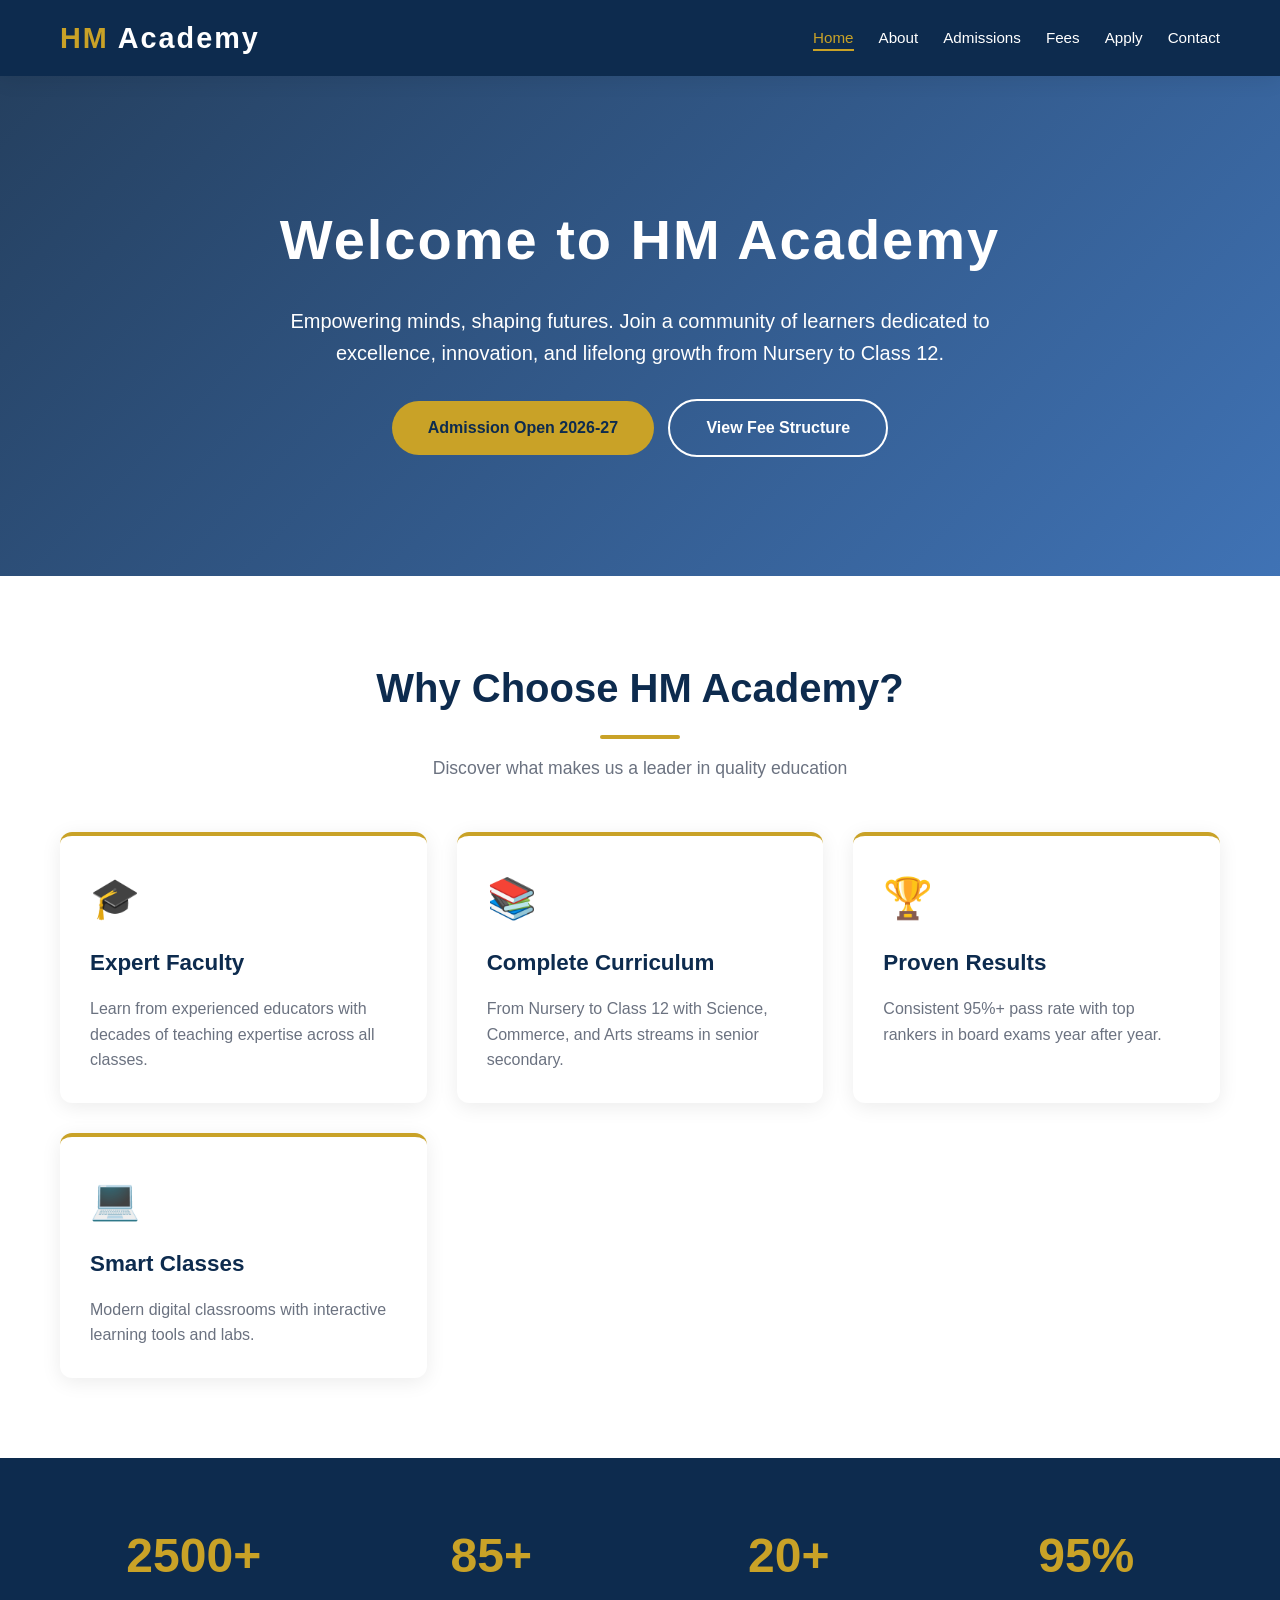
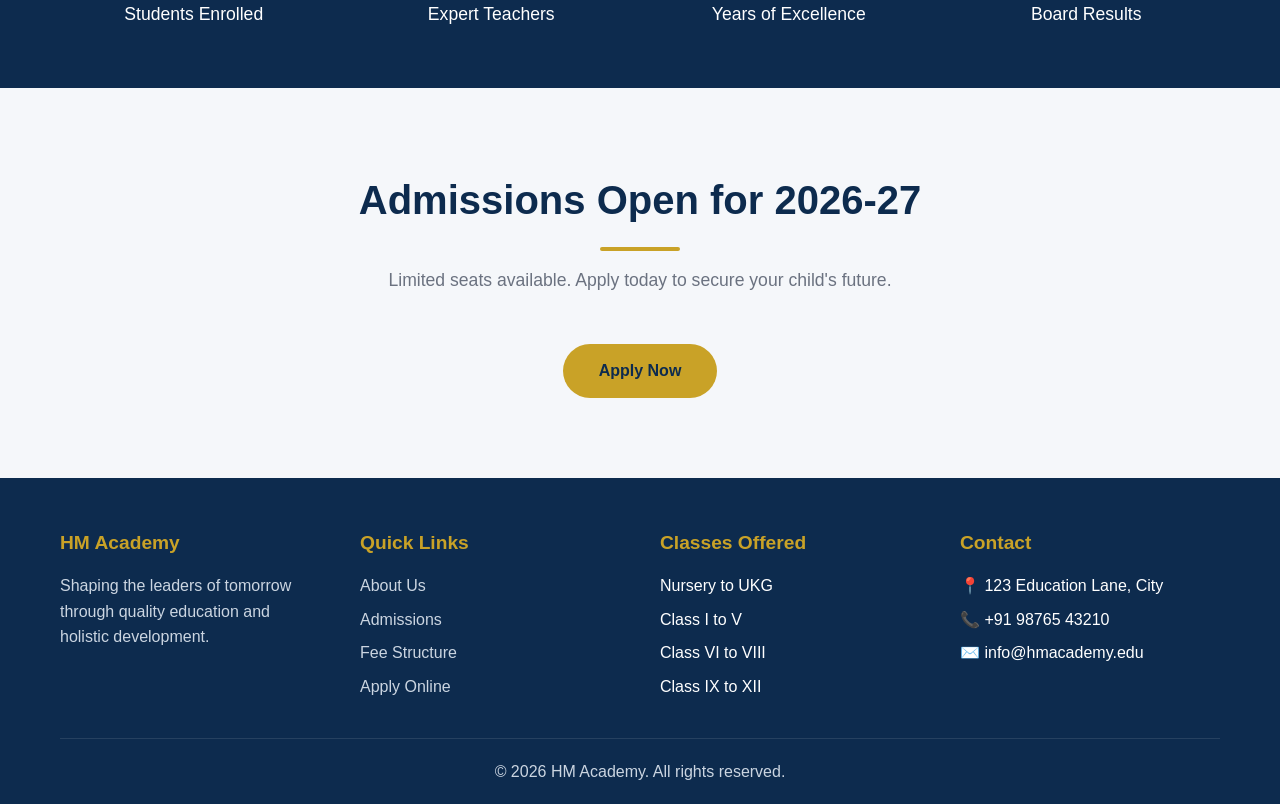
<file: zunaira html/index.html>
<!DOCTYPE html>
<html lang="en">
<head>
  <meta charset="UTF-8">
  <meta name="viewport" content="width=device-width, initial-scale=1.0">
  <title>HM Academy - Excellence in Education</title>
  <link rel="stylesheet" href="style.css">
</head>
<body>

  <nav class="navbar">
    <div class="nav-container">
      <a href="index.html" class="logo">HM<span> Academy</span></a>
      <button class="menu-toggle" onclick="document.querySelector('.nav-links').classList.toggle('active')">☰</button>
      <ul class="nav-links">
        <li><a href="index.html" class="active">Home</a></li>
        <li><a href="about.html">About</a></li>
        <li><a href="admissions.html">Admissions</a></li>
        <li><a href="fees.html">Fees</a></li>
        <li><a href="apply.html">Apply</a></li>
        <li><a href="contact.html">Contact</a></li>
      </ul>
    </div>
  </nav>

  <section class="hero">
    <div class="hero-content">
      <h1>Welcome to HM Academy</h1>
      <p>Empowering minds, shaping futures. Join a community of learners dedicated to excellence, innovation, and lifelong growth from Nursery to Class 12.</p>
      <a href="admissions.html" class="btn">Admission Open 2026-27</a>
      <a href="fees.html" class="btn btn-outline">View Fee Structure</a>
    </div>
  </section>

  <section class="section">
    <div class="container">
      <h2 class="section-title">Why Choose HM Academy?</h2>
      <p class="section-subtitle">Discover what makes us a leader in quality education</p>
      <div class="grid">
        <div class="card">
          <div class="card-icon">🎓</div>
          <h3>Expert Faculty</h3>
          <p>Learn from experienced educators with decades of teaching expertise across all classes.</p>
        </div>
        <div class="card">
          <div class="card-icon">📚</div>
          <h3>Complete Curriculum</h3>
          <p>From Nursery to Class 12 with Science, Commerce, and Arts streams in senior secondary.</p>
        </div>
        <div class="card">
          <div class="card-icon">🏆</div>
          <h3>Proven Results</h3>
          <p>Consistent 95%+ pass rate with top rankers in board exams year after year.</p>
        </div>
        <div class="card">
          <div class="card-icon">💻</div>
          <h3>Smart Classes</h3>
          <p>Modern digital classrooms with interactive learning tools and labs.</p>
        </div>
      </div>
    </div>
  </section>

  <section class="stats">
    <div class="container">
      <div class="stats-grid">
        <div>
          <div class="stat-number">2500+</div>
          <div class="stat-label">Students Enrolled</div>
        </div>
        <div>
          <div class="stat-number">85+</div>
          <div class="stat-label">Expert Teachers</div>
        </div>
        <div>
          <div class="stat-number">20+</div>
          <div class="stat-label">Years of Excellence</div>
        </div>
        <div>
          <div class="stat-number">95%</div>
          <div class="stat-label">Board Results</div>
        </div>
      </div>
    </div>
  </section>

  <section class="section" style="background: var(--light); text-align: center;">
    <div class="container">
      <h2 class="section-title">Admissions Open for 2026-27</h2>
      <p class="section-subtitle">Limited seats available. Apply today to secure your child's future.</p>
      <a href="apply.html" class="btn">Apply Now</a>
    </div>
  </section>

  <footer class="footer">
    <div class="container">
      <div class="footer-grid">
        <div>
          <h4>HM Academy</h4>
          <p style="color:#cbd5e1;">Shaping the leaders of tomorrow through quality education and holistic development.</p>
        </div>
        <div>
          <h4>Quick Links</h4>
          <ul>
            <li><a href="about.html">About Us</a></li>
            <li><a href="admissions.html">Admissions</a></li>
            <li><a href="fees.html">Fee Structure</a></li>
            <li><a href="apply.html">Apply Online</a></li>
          </ul>
        </div>
        <div>
          <h4>Classes Offered</h4>
          <ul>
            <li>Nursery to UKG</li>
            <li>Class I to V</li>
            <li>Class VI to VIII</li>
            <li>Class IX to XII</li>
          </ul>
        </div>
        <div>
          <h4>Contact</h4>
          <ul>
            <li>📍 123 Education Lane, City</li>
            <li>📞 +91 98765 43210</li>
            <li>✉️ info@hmacademy.edu</li>
          </ul>
        </div>
      </div>
      <div class="footer-bottom">
        <p>&copy; 2026 HM Academy. All rights reserved.</p>
      </div>
    </div>
  </footer>

</body>
</html>
</file>
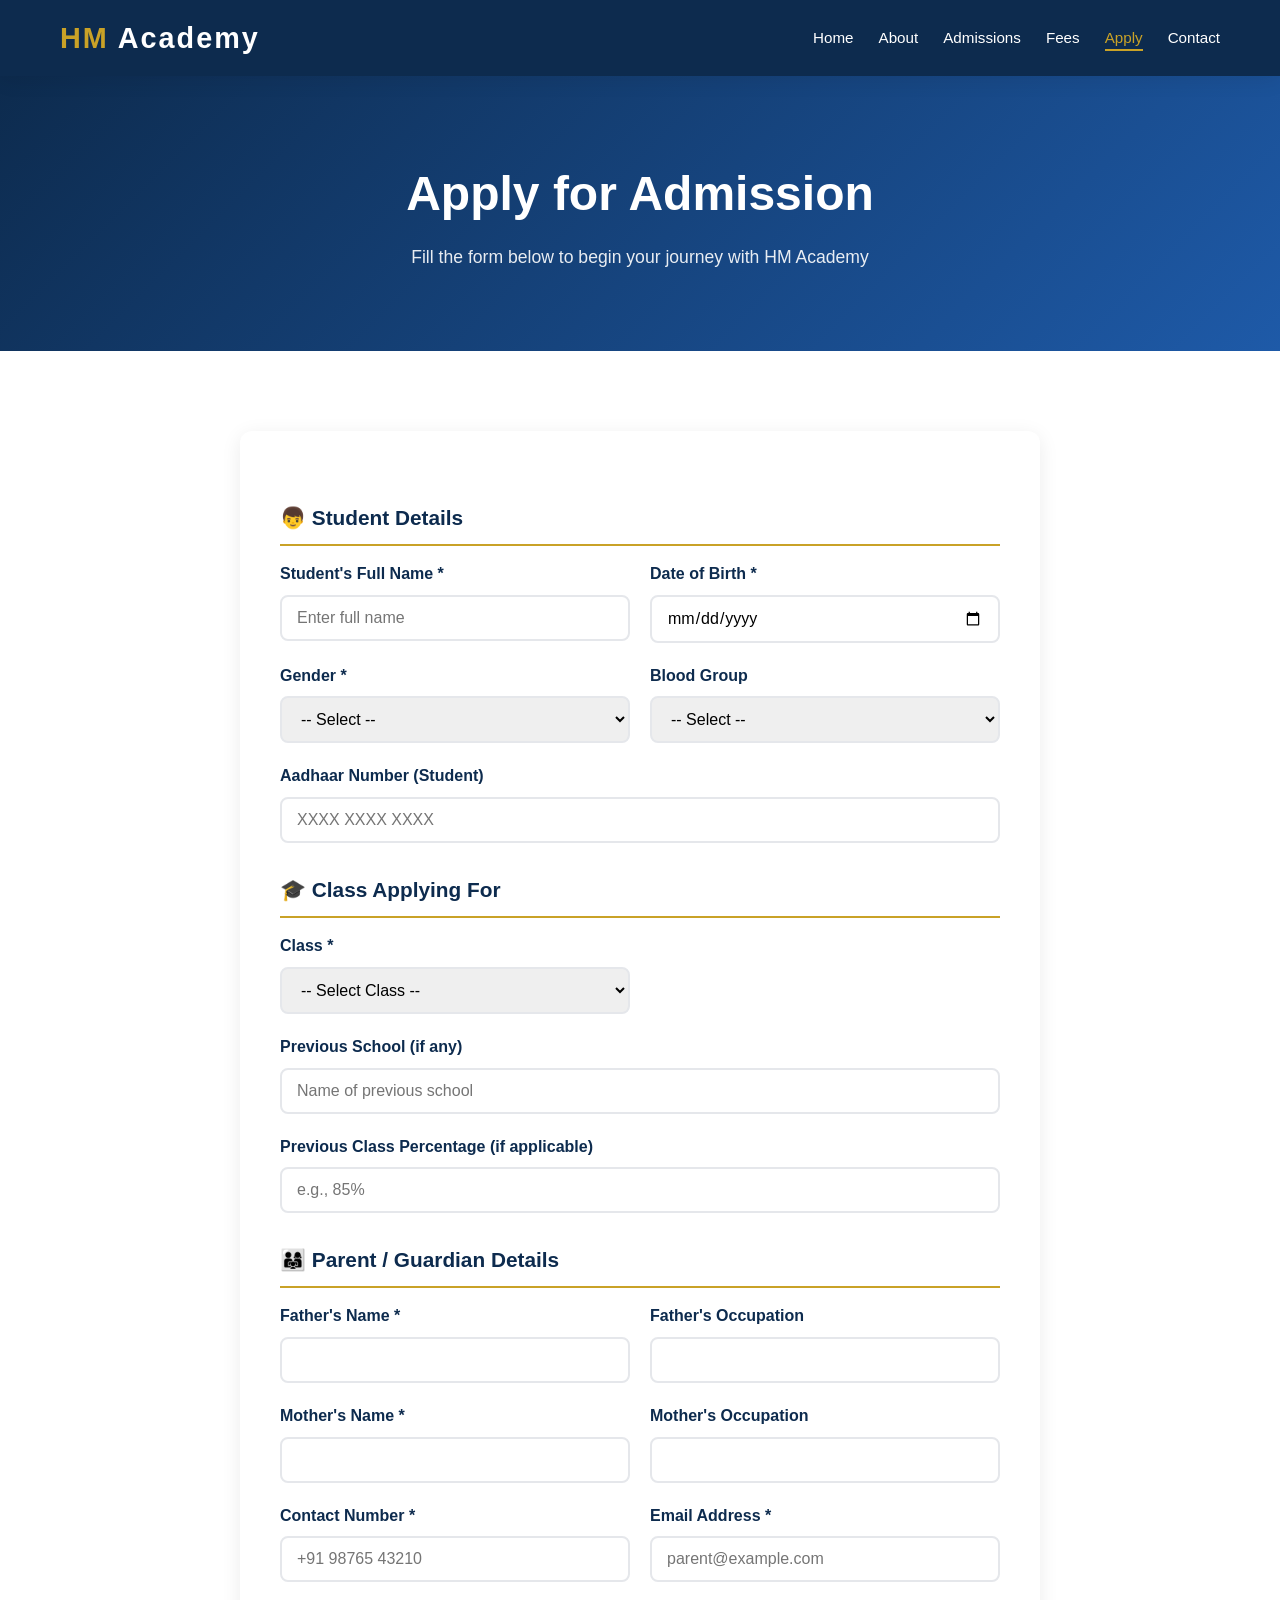
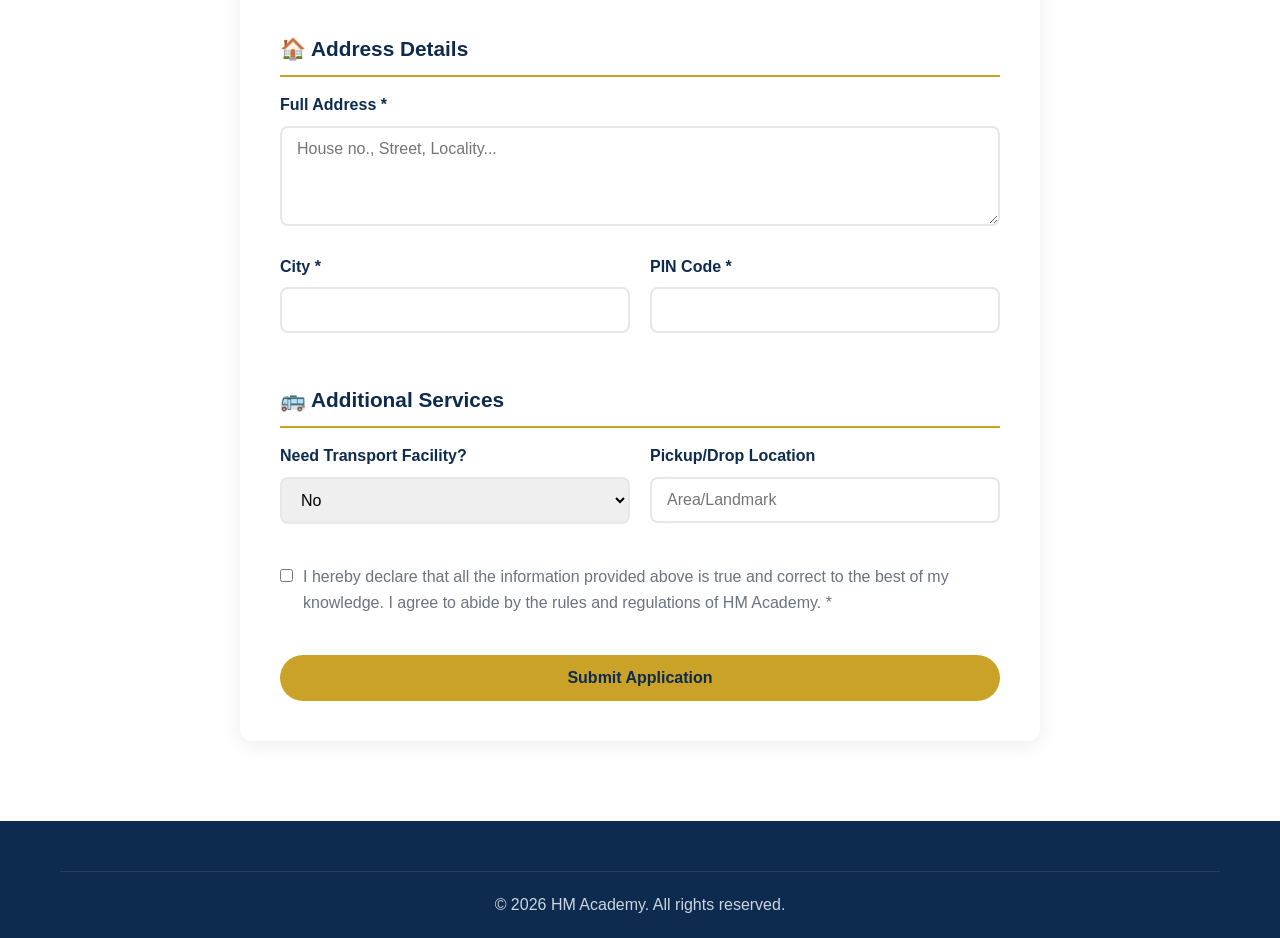
<file: zunaira html/apply.html>
<!DOCTYPE html>
<html lang="en">
<head>
  <meta charset="UTF-8">
  <meta name="viewport" content="width=device-width, initial-scale=1.0">
  <title>Apply for Admission - HM Academy</title>
  <link rel="stylesheet" href="style.css">
</head>
<body>

  <nav class="navbar">
    <div class="nav-container">
      <a href="index.html" class="logo">HM<span> Academy</span></a>
      <button class="menu-toggle" onclick="document.querySelector('.nav-links').classList.toggle('active')">☰</button>
      <ul class="nav-links">
        <li><a href="index.html">Home</a></li>
        <li><a href="about.html">About</a></li>
        <li><a href="admissions.html">Admissions</a></li>
        <li><a href="fees.html">Fees</a></li>
        <li><a href="apply.html" class="active">Apply</a></li>
        <li><a href="contact.html">Contact</a></li>
      </ul>
    </div>
  </nav>

  <section class="page-header">
    <h1>Apply for Admission</h1>
    <p>Fill the form below to begin your journey with HM Academy</p>
  </section>

  <section class="section">
    <div class="container">
      <div class="form-container">
        <form id="admissionForm" onsubmit="submitForm(event)">

          <!-- STUDENT DETAILS -->
          <h3 class="form-section-title">👦 Student Details</h3>
          <div class="form-row">
            <div class="form-group">
              <label>Student's Full Name *</label>
              <input type="text" name="studentName" required placeholder="Enter full name">
            </div>
            <div class="form-group">
              <label>Date of Birth *</label>
              <input type="date" name="dob" required>
            </div>
          </div>
          <div class="form-row">
            <div class="form-group">
              <label>Gender *</label>
              <select name="gender" required>
                <option value="">-- Select --</option>
                <option>Male</option>
                <option>Female</option>
                <option>Other</option>
              </select>
            </div>
            <div class="form-group">
              <label>Blood Group</label>
              <select name="bloodGroup">
                <option value="">-- Select --</option>
                <option>A+</option><option>A-</option>
                <option>B+</option><option>B-</option>
                <option>O+</option><option>O-</option>
                <option>AB+</option><option>AB-</option>
              </select>
            </div>
          </div>
          <div class="form-group">
            <label>Aadhaar Number (Student)</label>
            <input type="text" name="studentAadhaar" placeholder="XXXX XXXX XXXX" maxlength="14">
          </div>

          <!-- CLASS SELECTION -->
          <h3 class="form-section-title">🎓 Class Applying For</h3>
          <div class="form-row">
            <div class="form-group">
              <label>Class *</label>
              <select name="class" required onchange="toggleStream(this.value)">
                <option value="">-- Select Class --</option>
                <option>Nursery</option>
                <option>LKG</option>
                <option>UKG</option>
                <option>Class I</option>
                <option>Class II</option>
                <option>Class III</option>
                <option>Class IV</option>
                <option>Class V</option>
                <option>Class VI</option>
                <option>Class VII</option>
                <option>Class VIII</option>
                <option>Class IX</option>
                <option>Class X</option>
                <option>Class XI</option>
                <option>Class XII</option>
              </select>
            </div>
            <div class="form-group" id="streamGroup" style="display:none;">
              <label>Stream *</label>
              <select name="stream" id="streamSelect">
                <option value="">-- Select Stream --</option>
                <option>Science (PCM)</option>
                <option>Science (PCB)</option>
                <option>Commerce</option>
                <option>Arts</option>
              </select>
            </div>
          </div>
          <div class="form-group">
            <label>Previous School (if any)</label>
            <input type="text" name="prevSchool" placeholder="Name of previous school">
          </div>
          <div class="form-group">
            <label>Previous Class Percentage (if applicable)</label>
            <input type="text" name="prevPercentage" placeholder="e.g., 85%">
          </div>

          <!-- PARENT DETAILS -->
          <h3 class="form-section-title">👨‍👩‍👧 Parent / Guardian Details</h3>
          <div class="form-row">
            <div class="form-group">
              <label>Father's Name *</label>
              <input type="text" name="fatherName" required>
            </div>
            <div class="form-group">
              <label>Father's Occupation</label>
              <input type="text" name="fatherOccupation">
            </div>
          </div>
          <div class="form-row">
            <div class="form-group">
              <label>Mother's Name *</label>
              <input type="text" name="motherName" required>
            </div>
            <div class="form-group">
              <label>Mother's Occupation</label>
              <input type="text" name="motherOccupation">
            </div>
          </div>
          <div class="form-row">
            <div class="form-group">
              <label>Contact Number *</label>
              <input type="tel" name="phone" required placeholder="+91 98765 43210">
            </div>
            <div class="form-group">
              <label>Email Address *</label>
              <input type="email" name="email" required placeholder="parent@example.com">
            </div>
          </div>

          <!-- ADDRESS -->
          <h3 class="form-section-title">🏠 Address Details</h3>
          <div class="form-group">
            <label>Full Address *</label>
            <textarea name="address" required placeholder="House no., Street, Locality..."></textarea>
          </div>
          <div class="form-row">
            <div class="form-group">
              <label>City *</label>
              <input type="text" name="city" required>
            </div>
            <div class="form-group">
              <label>PIN Code *</label>
              <input type="text" name="pincode" required maxlength="6">
            </div>
          </div>

          <!-- TRANSPORT -->
          <h3 class="form-section-title">🚌 Additional Services</h3>
          <div class="form-row">
            <div class="form-group">
              <label>Need Transport Facility?</label>
              <select name="transport">
                <option>No</option>
                <option>Yes</option>
              </select>
            </div>
            <div class="form-group">
              <label>Pickup/Drop Location</label>
              <input type="text" name="pickupLocation" placeholder="Area/Landmark">
            </div>
          </div>

          <!-- DECLARATION -->
          <div class="checkbox-group">
            <input type="checkbox" id="declaration" required>
            <label for="declaration" style="font-weight: normal; color: var(--gray);">
              I hereby declare that all the information provided above is true and correct to the best of my knowledge. I agree to abide by the rules and regulations of HM Academy. *
            </label>
          </div>

          <button type="submit" class="btn" style="width: 100%; margin-top: 20px;">
            Submit Application
          </button>
        </form>
      </div>
    </div>
  </section>

  <footer class="footer">
    <div class="container">
      <div class="footer-bottom">
        <p>&copy; 2026 HM Academy. All rights reserved.</p>
      </div>
    </div>
  </footer>

  <script>
    function toggleStream(classValue) {
      const streamGroup = document.getElementById('streamGroup');
      const streamSelect = document.getElementById('streamSelect');
      if (classValue === 'Class XI' || classValue === 'Class XII') {
        streamGroup.style.display = 'block';
        streamSelect.required = true;
      } else {
        streamGroup.style.display = 'none';
        streamSelect.required = false;
      }
    }

    function submitForm(event) {
      event.preventDefault();
      const form = event.target;
      const formData = new FormData(form);
      const data = Object.fromEntries(formData);

      // Generate Application ID
      const appId = 'HM' + Date.now().toString().slice(-8);

      alert(
        `✅ Application Submitted Successfully!\n\n` +
        `Application ID: ${appId}\n` +
        `Student: ${data.studentName}\n` +
        `Class: ${data.class}${data.stream ? ' - ' + data.stream : ''}\n\n` +
        `We will contact you at ${data.phone} or ${data.email} within 3 working days.\n\n` +
        `Thank you for choosing HM Academy!`
      );

      form.reset();
      document.getElementById('streamGroup').style.display = 'none';
    }
  </script>

</body>
</html>
</file>
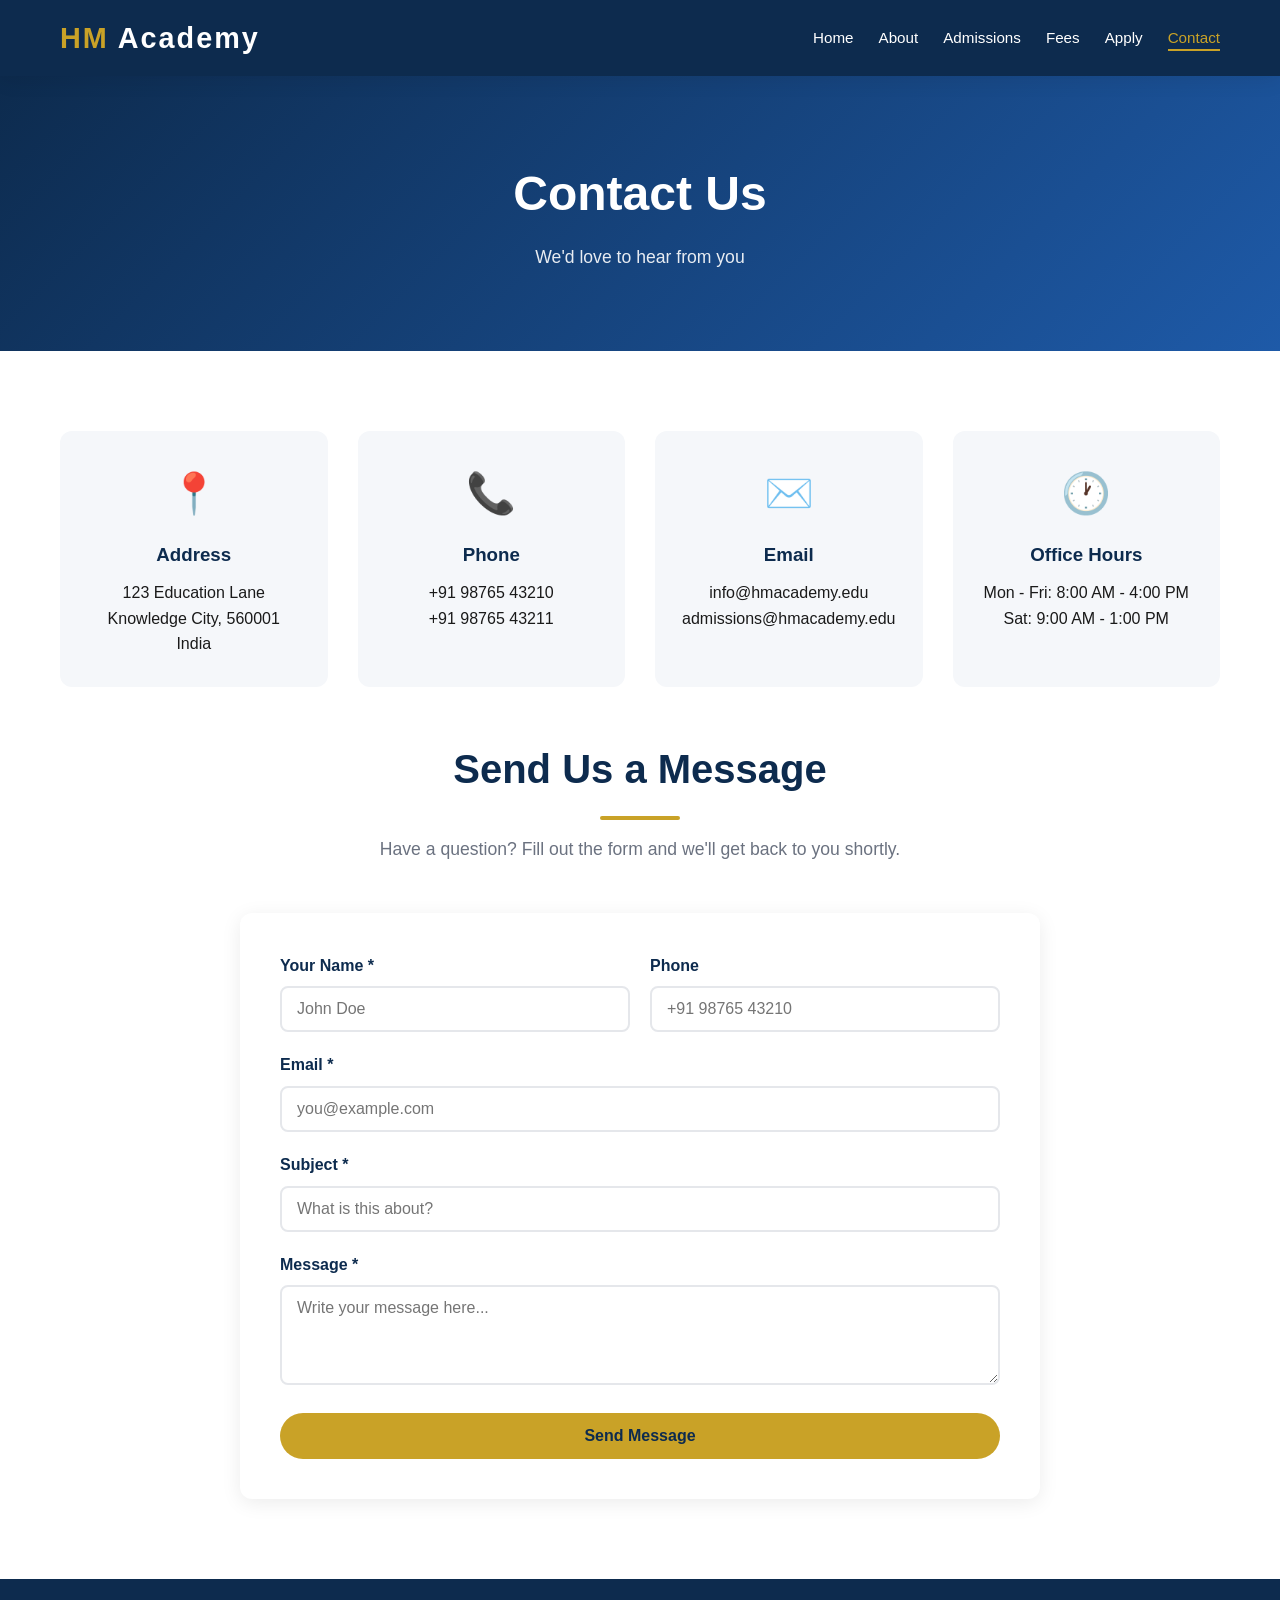
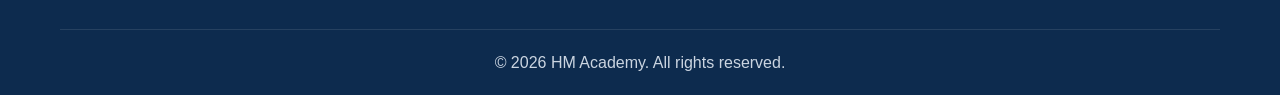
<file: zunaira html/contact.html>
<!DOCTYPE html>
<html lang="en">
<head>
  <meta charset="UTF-8">
  <meta name="viewport" content="width=device-width, initial-scale=1.0">
  <title>Contact Us - HM Academy</title>
  <link rel="stylesheet" href="style.css">
</head>
<body>

  <nav class="navbar">
    <div class="nav-container">
      <a href="index.html" class="logo">HM<span> Academy</span></a>
      <button class="menu-toggle" onclick="document.querySelector('.nav-links').classList.toggle('active')">☰</button>
      <ul class="nav-links">
        <li><a href="index.html">Home</a></li>
        <li><a href="about.html">About</a></li>
        <li><a href="admissions.html">Admissions</a></li>
        <li><a href="fees.html">Fees</a></li>
        <li><a href="apply.html">Apply</a></li>
        <li><a href="contact.html" class="active">Contact</a></li>
      </ul>
    </div>
  </nav>

  <section class="page-header">
    <h1>Contact Us</h1>
    <p>We'd love to hear from you</p>
  </section>

  <section class="section">
    <div class="container">
      <div class="contact-grid">
        <div class="contact-item">
          <div class="icon">📍</div>
          <h3>Address</h3>
          <p>123 Education Lane<br>Knowledge City, 560001<br>India</p>
        </div>
        <div class="contact-item">
          <div class="icon">📞</div>
          <h3>Phone</h3>
          <p>+91 98765 43210<br>+91 98765 43211</p>
        </div>
        <div class="contact-item">
          <div class="icon">✉️</div>
          <h3>Email</h3>
          <p>info@hmacademy.edu<br>admissions@hmacademy.edu</p>
        </div>
        <div class="contact-item">
          <div class="icon">🕐</div>
          <h3>Office Hours</h3>
          <p>Mon - Fri: 8:00 AM - 4:00 PM<br>Sat: 9:00 AM - 1:00 PM</p>
        </div>
      </div>

      <h2 class="section-title">Send Us a Message</h2>
      <p class="section-subtitle">Have a question? Fill out the form and we'll get back to you shortly.</p>
      <div class="form-container">
        <form onsubmit="event.preventDefault(); alert('Thank you! Your message has been sent. We will respond within 24 hours.'); this.reset();">
          <div class="form-row">
            <div class="form-group">
              <label>Your Name *</label>
              <input type="text" required placeholder="John Doe">
            </div>
            <div class="form-group">
              <label>Phone</label>
              <input type="tel" placeholder="+91 98765 43210">
            </div>
          </div>
          <div class="form-group">
            <label>Email *</label>
            <input type="email" required placeholder="you@example.com">
          </div>
          <div class="form-group">
            <label>Subject *</label>
            <input type="text" required placeholder="What is this about?">
          </div>
          <div class="form-group">
            <label>Message *</label>
            <textarea required placeholder="Write your message here..."></textarea>
          </div>
          <button type="submit" class="btn" style="width:100%;">Send Message</button>
        </form>
      </div>
    </div>
  </section>

  <footer class="footer">
    <div class="container">
      <div class="footer-bottom">
        <p>&copy; 2026 HM Academy. All rights reserved.</p>
      </div>
    </div>
  </footer>

</body>
</html>
</file>
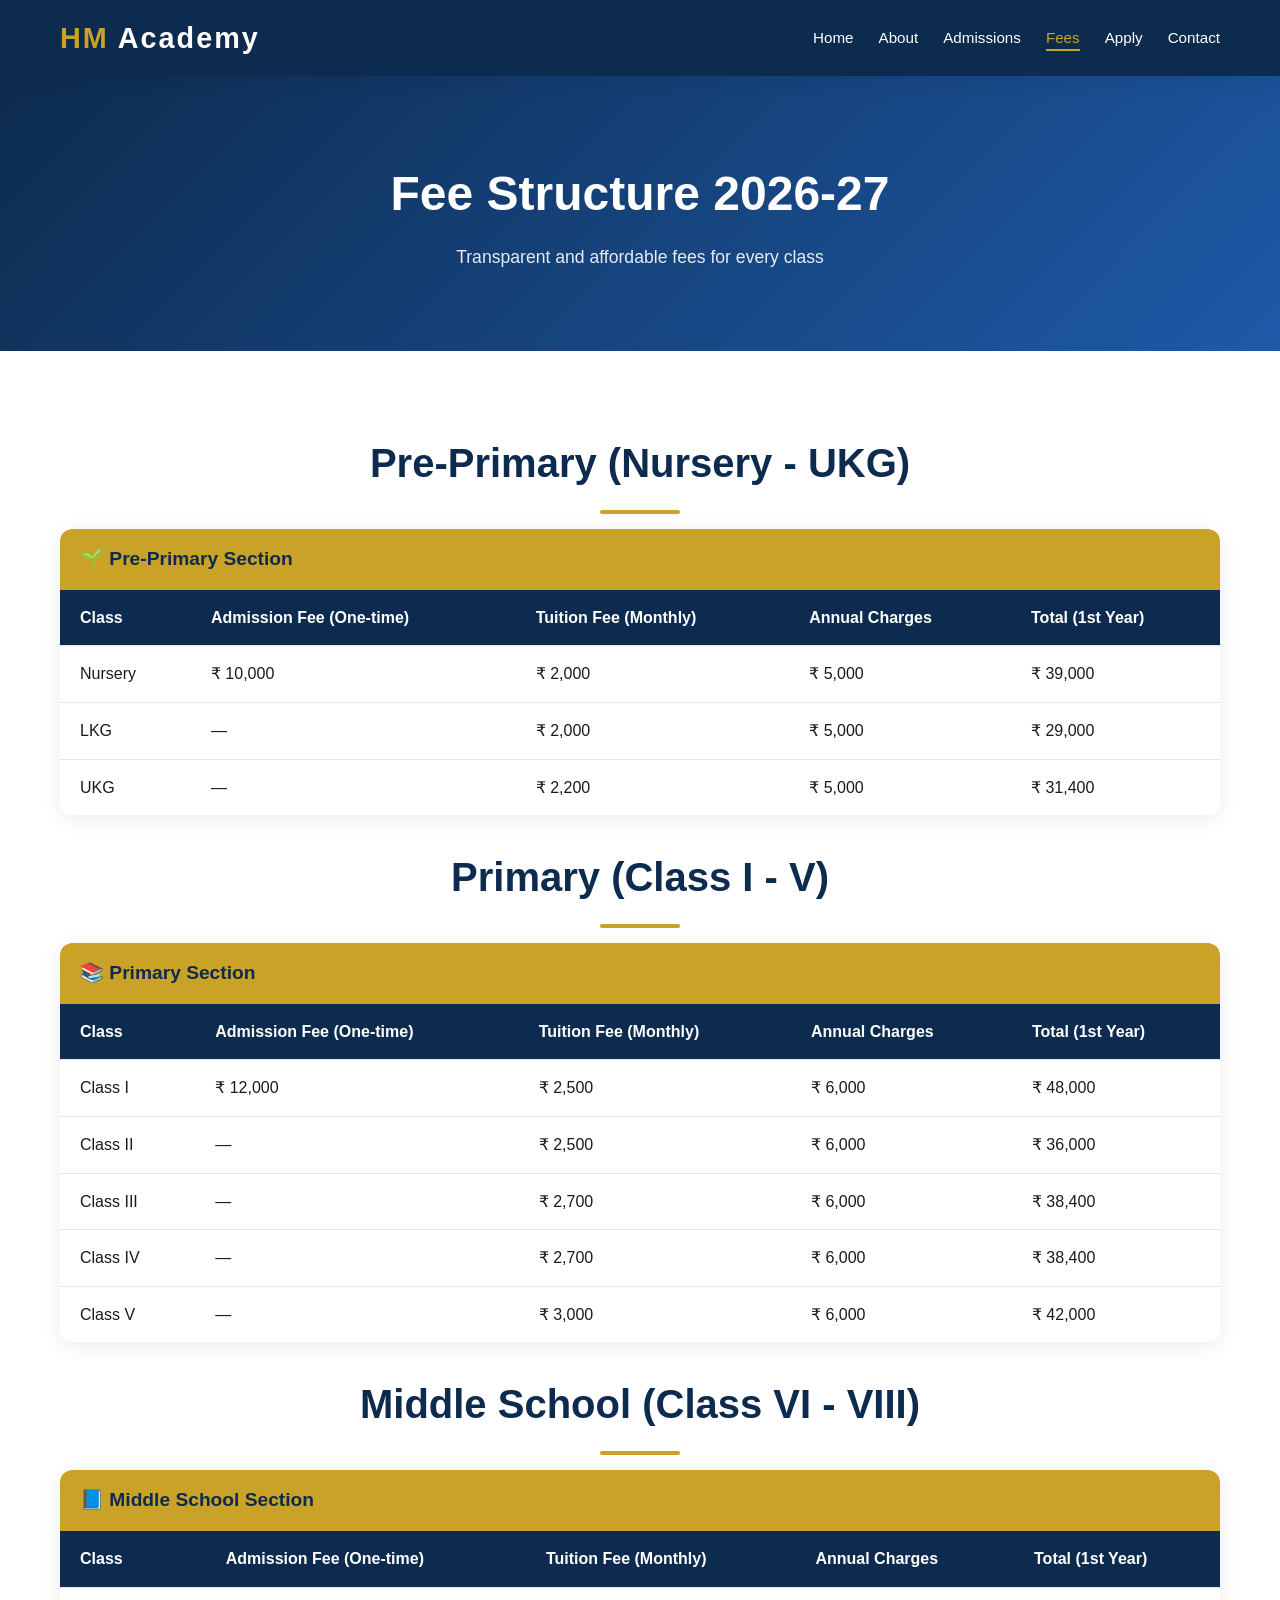
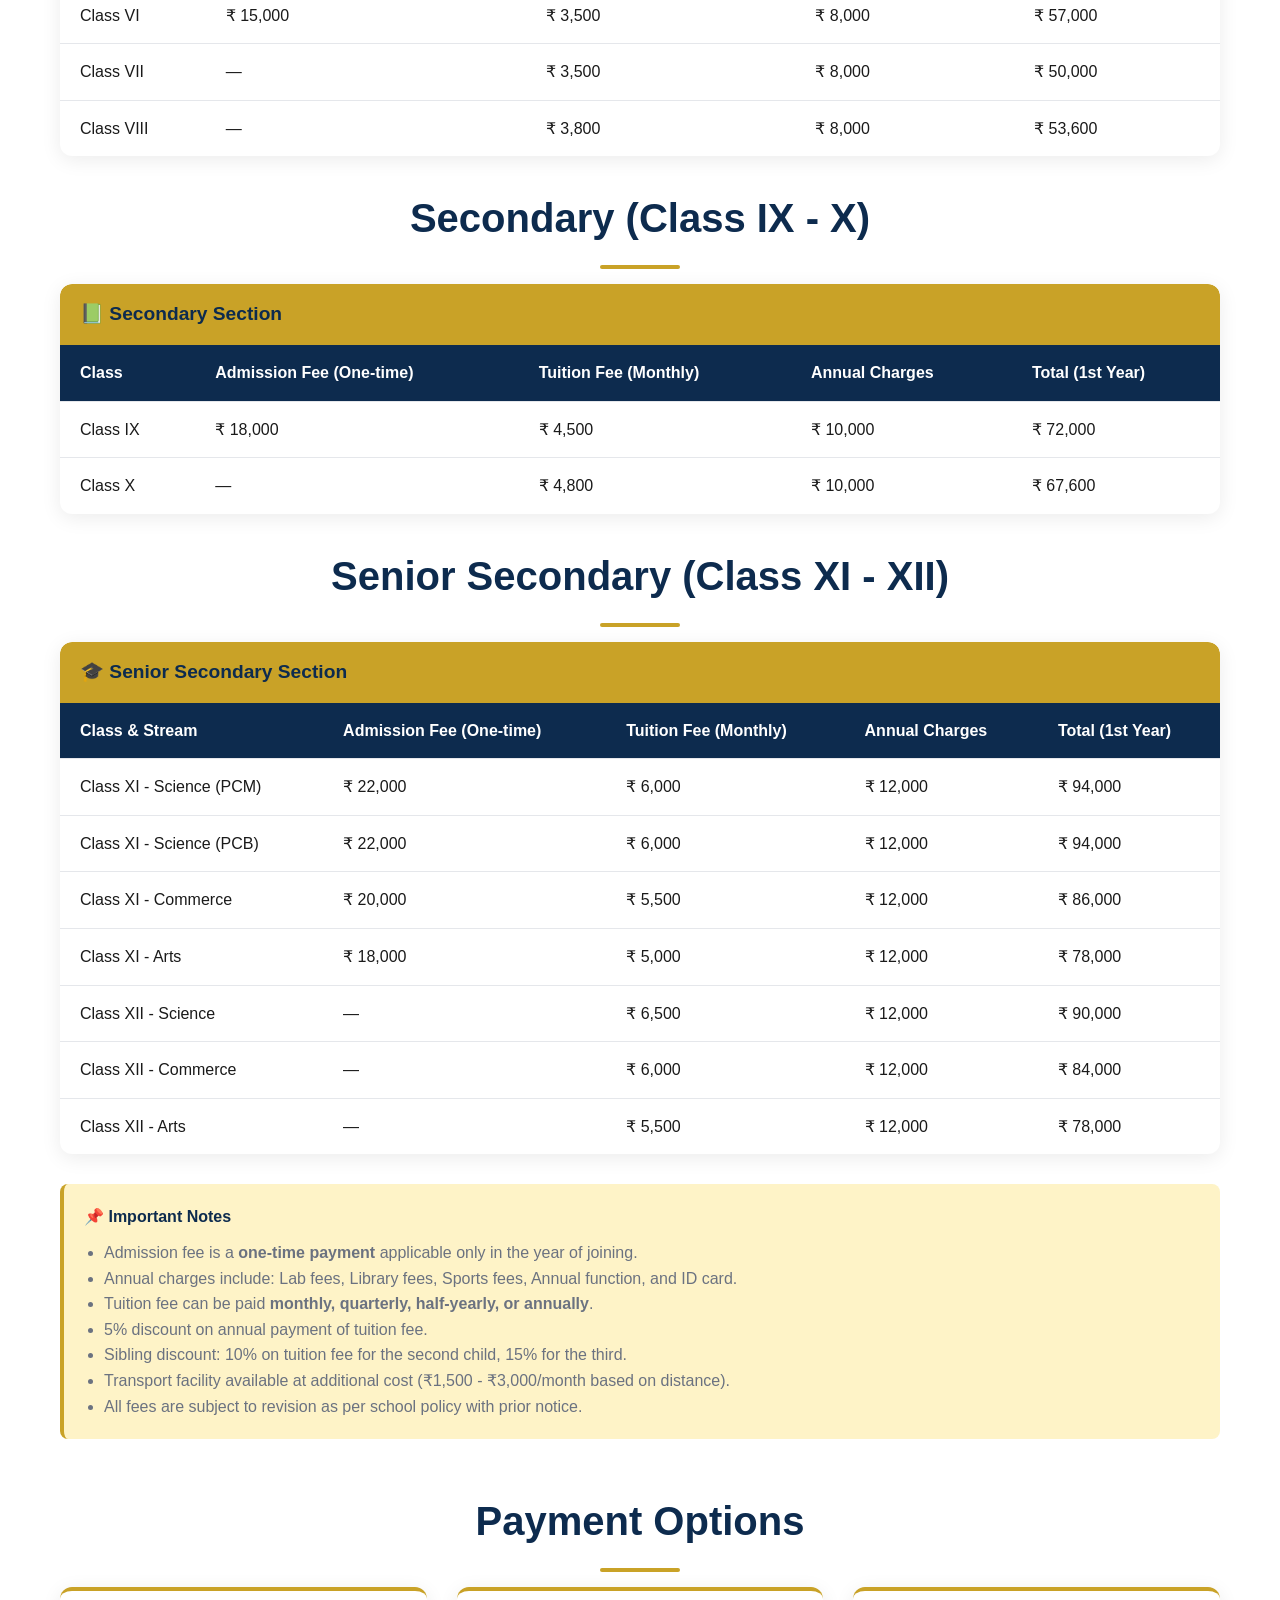
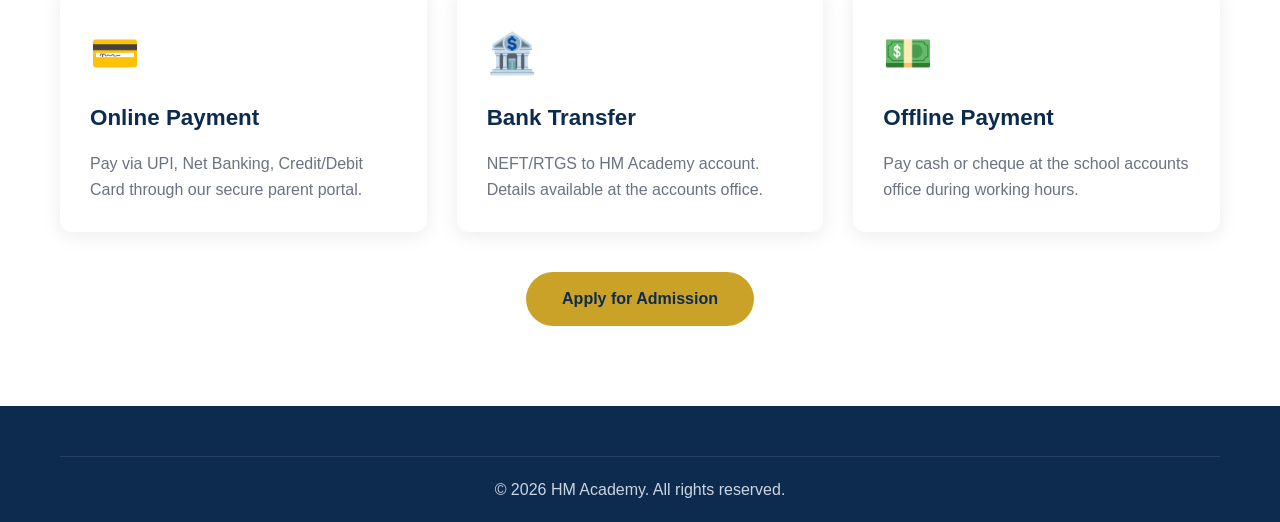
<file: zunaira html/fees.html>
<!DOCTYPE html>
<html lang="en">
<head>
  <meta charset="UTF-8">
  <meta name="viewport" content="width=device-width, initial-scale=1.0">
  <title>Fee Structure - HM Academy</title>
  <link rel="stylesheet" href="style.css">
</head>
<body>

  <nav class="navbar">
    <div class="nav-container">
      <a href="index.html" class="logo">HM<span> Academy</span></a>
      <button class="menu-toggle" onclick="document.querySelector('.nav-links').classList.toggle('active')">☰</button>
      <ul class="nav-links">
        <li><a href="index.html">Home</a></li>
        <li><a href="about.html">About</a></li>
        <li><a href="admissions.html">Admissions</a></li>
        <li><a href="fees.html" class="active">Fees</a></li>
        <li><a href="apply.html">Apply</a></li>
        <li><a href="contact.html">Contact</a></li>
      </ul>
    </div>
  </nav>

  <section class="page-header">
    <h1>Fee Structure 2026-27</h1>
    <p>Transparent and affordable fees for every class</p>
  </section>

  <section class="section">
    <div class="container">

      <!-- PRE-PRIMARY -->
      <h2 class="section-title">Pre-Primary (Nursery - UKG)</h2>
      <div class="table-container">
        <div class="table-title">🌱 Pre-Primary Section</div>
        <table>
          <thead>
            <tr>
              <th>Class</th>
              <th>Admission Fee (One-time)</th>
              <th>Tuition Fee (Monthly)</th>
              <th>Annual Charges</th>
              <th>Total (1st Year)</th>
            </tr>
          </thead>
          <tbody>
            <tr>
              <td>Nursery</td>
              <td>₹ 10,000</td>
              <td>₹ 2,000</td>
              <td>₹ 5,000</td>
              <td>₹ 39,000</td>
            </tr>
            <tr>
              <td>LKG</td>
              <td>—</td>
              <td>₹ 2,000</td>
              <td>₹ 5,000</td>
              <td>₹ 29,000</td>
            </tr>
            <tr>
              <td>UKG</td>
              <td>—</td>
              <td>₹ 2,200</td>
              <td>₹ 5,000</td>
              <td>₹ 31,400</td>
            </tr>
          </tbody>
        </table>
      </div>

      <!-- PRIMARY -->
      <h2 class="section-title">Primary (Class I - V)</h2>
      <div class="table-container">
        <div class="table-title">📚 Primary Section</div>
        <table>
          <thead>
            <tr>
              <th>Class</th>
              <th>Admission Fee (One-time)</th>
              <th>Tuition Fee (Monthly)</th>
              <th>Annual Charges</th>
              <th>Total (1st Year)</th>
            </tr>
          </thead>
          <tbody>
            <tr>
              <td>Class I</td>
              <td>₹ 12,000</td>
              <td>₹ 2,500</td>
              <td>₹ 6,000</td>
              <td>₹ 48,000</td>
            </tr>
            <tr>
              <td>Class II</td>
              <td>—</td>
              <td>₹ 2,500</td>
              <td>₹ 6,000</td>
              <td>₹ 36,000</td>
            </tr>
            <tr>
              <td>Class III</td>
              <td>—</td>
              <td>₹ 2,700</td>
              <td>₹ 6,000</td>
              <td>₹ 38,400</td>
            </tr>
            <tr>
              <td>Class IV</td>
              <td>—</td>
              <td>₹ 2,700</td>
              <td>₹ 6,000</td>
              <td>₹ 38,400</td>
            </tr>
            <tr>
              <td>Class V</td>
              <td>—</td>
              <td>₹ 3,000</td>
              <td>₹ 6,000</td>
              <td>₹ 42,000</td>
            </tr>
          </tbody>
        </table>
      </div>

      <!-- MIDDLE -->
      <h2 class="section-title">Middle School (Class VI - VIII)</h2>
      <div class="table-container">
        <div class="table-title">📘 Middle School Section</div>
        <table>
          <thead>
            <tr>
              <th>Class</th>
              <th>Admission Fee (One-time)</th>
              <th>Tuition Fee (Monthly)</th>
              <th>Annual Charges</th>
              <th>Total (1st Year)</th>
            </tr>
          </thead>
          <tbody>
            <tr>
              <td>Class VI</td>
              <td>₹ 15,000</td>
              <td>₹ 3,500</td>
              <td>₹ 8,000</td>
              <td>₹ 57,000</td>
            </tr>
            <tr>
              <td>Class VII</td>
              <td>—</td>
              <td>₹ 3,500</td>
              <td>₹ 8,000</td>
              <td>₹ 50,000</td>
            </tr>
            <tr>
              <td>Class VIII</td>
              <td>—</td>
              <td>₹ 3,800</td>
              <td>₹ 8,000</td>
              <td>₹ 53,600</td>
            </tr>
          </tbody>
        </table>
      </div>

      <!-- SECONDARY -->
      <h2 class="section-title">Secondary (Class IX - X)</h2>
      <div class="table-container">
        <div class="table-title">📗 Secondary Section</div>
        <table>
          <thead>
            <tr>
              <th>Class</th>
              <th>Admission Fee (One-time)</th>
              <th>Tuition Fee (Monthly)</th>
              <th>Annual Charges</th>
              <th>Total (1st Year)</th>
            </tr>
          </thead>
          <tbody>
            <tr>
              <td>Class IX</td>
              <td>₹ 18,000</td>
              <td>₹ 4,500</td>
              <td>₹ 10,000</td>
              <td>₹ 72,000</td>
            </tr>
            <tr>
              <td>Class X</td>
              <td>—</td>
              <td>₹ 4,800</td>
              <td>₹ 10,000</td>
              <td>₹ 67,600</td>
            </tr>
          </tbody>
        </table>
      </div>

      <!-- SENIOR SECONDARY -->
      <h2 class="section-title">Senior Secondary (Class XI - XII)</h2>
      <div class="table-container">
        <div class="table-title">🎓 Senior Secondary Section</div>
        <table>
          <thead>
            <tr>
              <th>Class & Stream</th>
              <th>Admission Fee (One-time)</th>
              <th>Tuition Fee (Monthly)</th>
              <th>Annual Charges</th>
              <th>Total (1st Year)</th>
            </tr>
          </thead>
          <tbody>
            <tr>
              <td>Class XI - Science (PCM)</td>
              <td>₹ 22,000</td>
              <td>₹ 6,000</td>
              <td>₹ 12,000</td>
              <td>₹ 94,000</td>
            </tr>
            <tr>
              <td>Class XI - Science (PCB)</td>
              <td>₹ 22,000</td>
              <td>₹ 6,000</td>
              <td>₹ 12,000</td>
              <td>₹ 94,000</td>
            </tr>
            <tr>
              <td>Class XI - Commerce</td>
              <td>₹ 20,000</td>
              <td>₹ 5,500</td>
              <td>₹ 12,000</td>
              <td>₹ 86,000</td>
            </tr>
            <tr>
              <td>Class XI - Arts</td>
              <td>₹ 18,000</td>
              <td>₹ 5,000</td>
              <td>₹ 12,000</td>
              <td>₹ 78,000</td>
            </tr>
            <tr>
              <td>Class XII - Science</td>
              <td>—</td>
              <td>₹ 6,500</td>
              <td>₹ 12,000</td>
              <td>₹ 90,000</td>
            </tr>
            <tr>
              <td>Class XII - Commerce</td>
              <td>—</td>
              <td>₹ 6,000</td>
              <td>₹ 12,000</td>
              <td>₹ 84,000</td>
            </tr>
            <tr>
              <td>Class XII - Arts</td>
              <td>—</td>
              <td>₹ 5,500</td>
              <td>₹ 12,000</td>
              <td>₹ 78,000</td>
            </tr>
          </tbody>
        </table>
      </div>

      <!-- NOTES -->
      <div class="note-box">
        <h4>📌 Important Notes</h4>
        <ul style="color: var(--gray); padding-left: 20px;">
          <li>Admission fee is a <strong>one-time payment</strong> applicable only in the year of joining.</li>
          <li>Annual charges include: Lab fees, Library fees, Sports fees, Annual function, and ID card.</li>
          <li>Tuition fee can be paid <strong>monthly, quarterly, half-yearly, or annually</strong>.</li>
          <li>5% discount on annual payment of tuition fee.</li>
          <li>Sibling discount: 10% on tuition fee for the second child, 15% for the third.</li>
          <li>Transport facility available at additional cost (₹1,500 - ₹3,000/month based on distance).</li>
          <li>All fees are subject to revision as per school policy with prior notice.</li>
        </ul>
      </div>

      <!-- PAYMENT OPTIONS -->
      <h2 class="section-title" style="margin-top: 50px;">Payment Options</h2>
      <div class="grid">
        <div class="card">
          <div class="card-icon">💳</div>
          <h3>Online Payment</h3>
          <p>Pay via UPI, Net Banking, Credit/Debit Card through our secure parent portal.</p>
        </div>
        <div class="card">
          <div class="card-icon">🏦</div>
          <h3>Bank Transfer</h3>
          <p>NEFT/RTGS to HM Academy account. Details available at the accounts office.</p>
        </div>
        <div class="card">
          <div class="card-icon">💵</div>
          <h3>Offline Payment</h3>
          <p>Pay cash or cheque at the school accounts office during working hours.</p>
        </div>
      </div>

      <div style="text-align: center; margin-top: 40px;">
        <a href="apply.html" class="btn">Apply for Admission</a>
      </div>

    </div>
  </section>

  <footer class="footer">
    <div class="container">
      <div class="footer-bottom">
        <p>&copy; 2026 HM Academy. All rights reserved.</p>
      </div>
    </div>
  </footer>

</body>
</html>
</file>
<file: zunaira html/style.css>
/* ===== RESET & BASE ===== */
* { margin: 0; padding: 0; box-sizing: border-box; }
:root {
  --primary: #0d2b4e;
  --secondary: #c9a227;
  --accent: #1e5aa8;
  --light: #f5f7fa;
  --dark: #1a1a1a;
  --gray: #6b7280;
  --white: #ffffff;
  --success: #10b981;
  --shadow: 0 4px 20px rgba(0,0,0,0.08);
  --transition: all 0.3s ease;
}
body {
  font-family: 'Segoe UI', Tahoma, sans-serif;
  line-height: 1.6;
  color: var(--dark);
  background: var(--white);
}
a { text-decoration: none; color: inherit; }
img { max-width: 100%; display: block; }
.container { max-width: 1200px; margin: 0 auto; padding: 0 20px; }

/* ===== NAVBAR ===== */
.navbar {
  background: var(--primary);
  color: var(--white);
  padding: 15px 0;
  position: sticky;
  top: 0;
  z-index: 1000;
  box-shadow: var(--shadow);
}
.nav-container {
  max-width: 1200px;
  margin: 0 auto;
  padding: 0 20px;
  display: flex;
  justify-content: space-between;
  align-items: center;
}
.logo {
  font-size: 1.8rem;
  font-weight: bold;
  color: var(--secondary);
  letter-spacing: 2px;
}
.logo span { color: var(--white); }
.nav-links {
  display: flex;
  list-style: none;
  gap: 25px;
}
.nav-links a {
  color: var(--white);
  font-weight: 500;
  transition: var(--transition);
  position: relative;
  font-size: 0.95rem;
}
.nav-links a:hover, .nav-links a.active { color: var(--secondary); }
.nav-links a::after {
  content: '';
  position: absolute;
  bottom: -5px; left: 0;
  width: 0; height: 2px;
  background: var(--secondary);
  transition: var(--transition);
}
.nav-links a:hover::after, .nav-links a.active::after { width: 100%; }
.menu-toggle { display: none; font-size: 1.5rem; cursor: pointer; background: none; border: none; color: white; }

/* ===== HERO ===== */
.hero {
  background: linear-gradient(135deg, rgba(13,43,78,0.9), rgba(30,90,168,0.85)),
              url('https://images.unsplash.com/photo-1523050854058-8df90110c9f1?w=1600') center/cover;
  color: var(--white);
  padding: 100px 20px;
  text-align: center;
  min-height: 500px;
  display: flex;
  align-items: center;
  justify-content: center;
}
.hero-content h1 {
  font-size: 3.5rem;
  margin-bottom: 20px;
  letter-spacing: 2px;
}
.hero-content p {
  font-size: 1.25rem;
  margin-bottom: 30px;
  max-width: 700px;
  margin-left: auto;
  margin-right: auto;
}
.btn {
  display: inline-block;
  padding: 14px 36px;
  background: var(--secondary);
  color: var(--primary);
  font-weight: bold;
  border-radius: 50px;
  transition: var(--transition);
  border: none;
  cursor: pointer;
  font-size: 1rem;
}
.btn:hover {
  background: var(--white);
  transform: translateY(-3px);
  box-shadow: 0 8px 20px rgba(0,0,0,0.2);
}
.btn-outline {
  background: transparent;
  color: var(--white);
  border: 2px solid var(--white);
  margin-left: 10px;
}
.btn-outline:hover { background: var(--white); color: var(--primary); }

/* ===== SECTIONS ===== */
.section { padding: 80px 0; }
.section-title {
  text-align: center;
  font-size: 2.5rem;
  color: var(--primary);
  margin-bottom: 15px;
}
.section-subtitle {
  text-align: center;
  color: var(--gray);
  margin-bottom: 50px;
  font-size: 1.1rem;
}
.section-title::after {
  content: '';
  display: block;
  width: 80px;
  height: 4px;
  background: var(--secondary);
  margin: 15px auto 0;
  border-radius: 2px;
}

/* ===== PAGE HEADER ===== */
.page-header {
  background: linear-gradient(135deg, var(--primary), var(--accent));
  color: var(--white);
  padding: 80px 20px;
  text-align: center;
}
.page-header h1 { font-size: 3rem; margin-bottom: 10px; }
.page-header p { font-size: 1.1rem; opacity: 0.9; }

/* ===== CARDS / GRID ===== */
.grid {
  display: grid;
  grid-template-columns: repeat(auto-fit, minmax(280px, 1fr));
  gap: 30px;
}
.card {
  background: var(--white);
  border-radius: 12px;
  padding: 30px;
  box-shadow: var(--shadow);
  transition: var(--transition);
  border-top: 4px solid var(--secondary);
}
.card:hover { transform: translateY(-8px); box-shadow: 0 12px 30px rgba(0,0,0,0.12); }
.card h3 { color: var(--primary); margin-bottom: 15px; font-size: 1.4rem; }
.card p { color: var(--gray); }
.card-icon {
  font-size: 2.5rem;
  color: var(--secondary);
  margin-bottom: 15px;
}

/* ===== STATS ===== */
.stats {
  background: var(--primary);
  color: var(--white);
  padding: 60px 0;
}
.stats-grid {
  display: grid;
  grid-template-columns: repeat(auto-fit, minmax(200px, 1fr));
  gap: 30px;
  text-align: center;
}
.stat-number {
  font-size: 3rem;
  font-weight: bold;
  color: var(--secondary);
}
.stat-label { font-size: 1.1rem; margin-top: 5px; }

/* ===== TABLES (FEES) ===== */
.table-container {
  overflow-x: auto;
  background: var(--white);
  border-radius: 12px;
  box-shadow: var(--shadow);
  margin-bottom: 30px;
}
table {
  width: 100%;
  border-collapse: collapse;
  min-width: 600px;
}
thead {
  background: var(--primary);
  color: var(--white);
}
th, td {
  padding: 15px 20px;
  text-align: left;
  border-bottom: 1px solid #e5e7eb;
}
tbody tr:hover { background: var(--light); }
tbody tr:last-child td { border-bottom: none; }
.table-title {
  background: var(--secondary);
  color: var(--primary);
  padding: 15px 20px;
  font-weight: bold;
  font-size: 1.2rem;
  border-radius: 12px 12px 0 0;
}
.total-row {
  background: var(--light);
  font-weight: bold;
  color: var(--primary);
}
.note-box {
  background: #fef3c7;
  border-left: 4px solid var(--secondary);
  padding: 20px;
  border-radius: 8px;
  margin: 30px 0;
}
.note-box h4 { color: var(--primary); margin-bottom: 10px; }

/* ===== FORM ===== */
.form-container {
  max-width: 800px;
  margin: 0 auto;
  background: var(--white);
  padding: 40px;
  border-radius: 12px;
  box-shadow: var(--shadow);
}
.form-row {
  display: grid;
  grid-template-columns: 1fr 1fr;
  gap: 20px;
}
.form-group { margin-bottom: 20px; }
.form-group label {
  display: block;
  margin-bottom: 8px;
  font-weight: 600;
  color: var(--primary);
}
.form-group input,
.form-group select,
.form-group textarea {
  width: 100%;
  padding: 12px 15px;
  border: 2px solid #e5e7eb;
  border-radius: 8px;
  font-size: 1rem;
  transition: var(--transition);
  font-family: inherit;
}
.form-group input:focus,
.form-group select:focus,
.form-group textarea:focus {
  outline: none;
  border-color: var(--accent);
}
.form-group textarea { resize: vertical; min-height: 100px; }
.form-section-title {
  color: var(--primary);
  margin: 30px 0 15px;
  padding-bottom: 10px;
  border-bottom: 2px solid var(--secondary);
  font-size: 1.3rem;
}
.checkbox-group {
  display: flex;
  align-items: flex-start;
  gap: 10px;
  margin: 20px 0;
}
.checkbox-group input { width: auto; margin-top: 5px; }

/* ===== CONTACT INFO ===== */
.contact-grid {
  display: grid;
  grid-template-columns: repeat(auto-fit, minmax(250px, 1fr));
  gap: 30px;
  margin-bottom: 50px;
}
.contact-item {
  text-align: center;
  padding: 30px 20px;
  background: var(--light);
  border-radius: 12px;
}
.contact-item .icon {
  font-size: 2.5rem;
  color: var(--secondary);
  margin-bottom: 15px;
}
.contact-item h3 { color: var(--primary); margin-bottom: 10px; }

/* ===== TIMELINE ===== */
.timeline {
  position: relative;
  max-width: 800px;
  margin: 40px auto;
  padding-left: 30px;
}
.timeline::before {
  content: '';
  position: absolute;
  left: 10px;
  top: 0;
  bottom: 0;
  width: 3px;
  background: var(--secondary);
}
.timeline-item {
  position: relative;
  margin-bottom: 30px;
  padding-left: 30px;
}
.timeline-item::before {
  content: '';
  position: absolute;
  left: -25px;
  top: 5px;
  width: 18px;
  height: 18px;
  background: var(--secondary);
  border-radius: 50%;
  border: 3px solid var(--white);
  box-shadow: 0 0 0 2px var(--secondary);
}
.timeline-year {
  color: var(--secondary);
  font-weight: bold;
  font-size: 1.2rem;
  margin-bottom: 5px;
}
.timeline-item h4 { color: var(--primary); margin-bottom: 5px; }

/* ===== FOOTER ===== */
.footer {
  background: var(--primary);
  color: var(--white);
  padding: 50px 0 20px;
}
.footer-grid {
  display: grid;
  grid-template-columns: repeat(auto-fit, minmax(220px, 1fr));
  gap: 40px;
  margin-bottom: 30px;
}
.footer h4 {
  color: var(--secondary);
  margin-bottom: 15px;
  font-size: 1.2rem;
}
.footer ul { list-style: none; }
.footer ul li { margin-bottom: 8px; }
.footer a { color: #cbd5e1; transition: var(--transition); }
.footer a:hover { color: var(--secondary); }
.footer-bottom {
  text-align: center;
  padding-top: 20px;
  border-top: 1px solid rgba(255,255,255,0.1);
  color: #cbd5e1;
}

/* ===== RESPONSIVE ===== */
@media (max-width: 768px) {
  .menu-toggle { display: block; }
  .nav-links {
    display: none;
    position: absolute;
    top: 100%; left: 0; right: 0;
    background: var(--primary);
    flex-direction: column;
    padding: 20px;
    gap: 15px;
  }
  .nav-links.active { display: flex; }
  .hero-content h1 { font-size: 2.2rem; }
  .hero-content p { font-size: 1rem; }
  .section-title { font-size: 2rem; }
  .page-header h1 { font-size: 2rem; }
  .btn-outline { margin-left: 0; margin-top: 10px; }
  .form-row { grid-template-columns: 1fr; }
}
</file>
